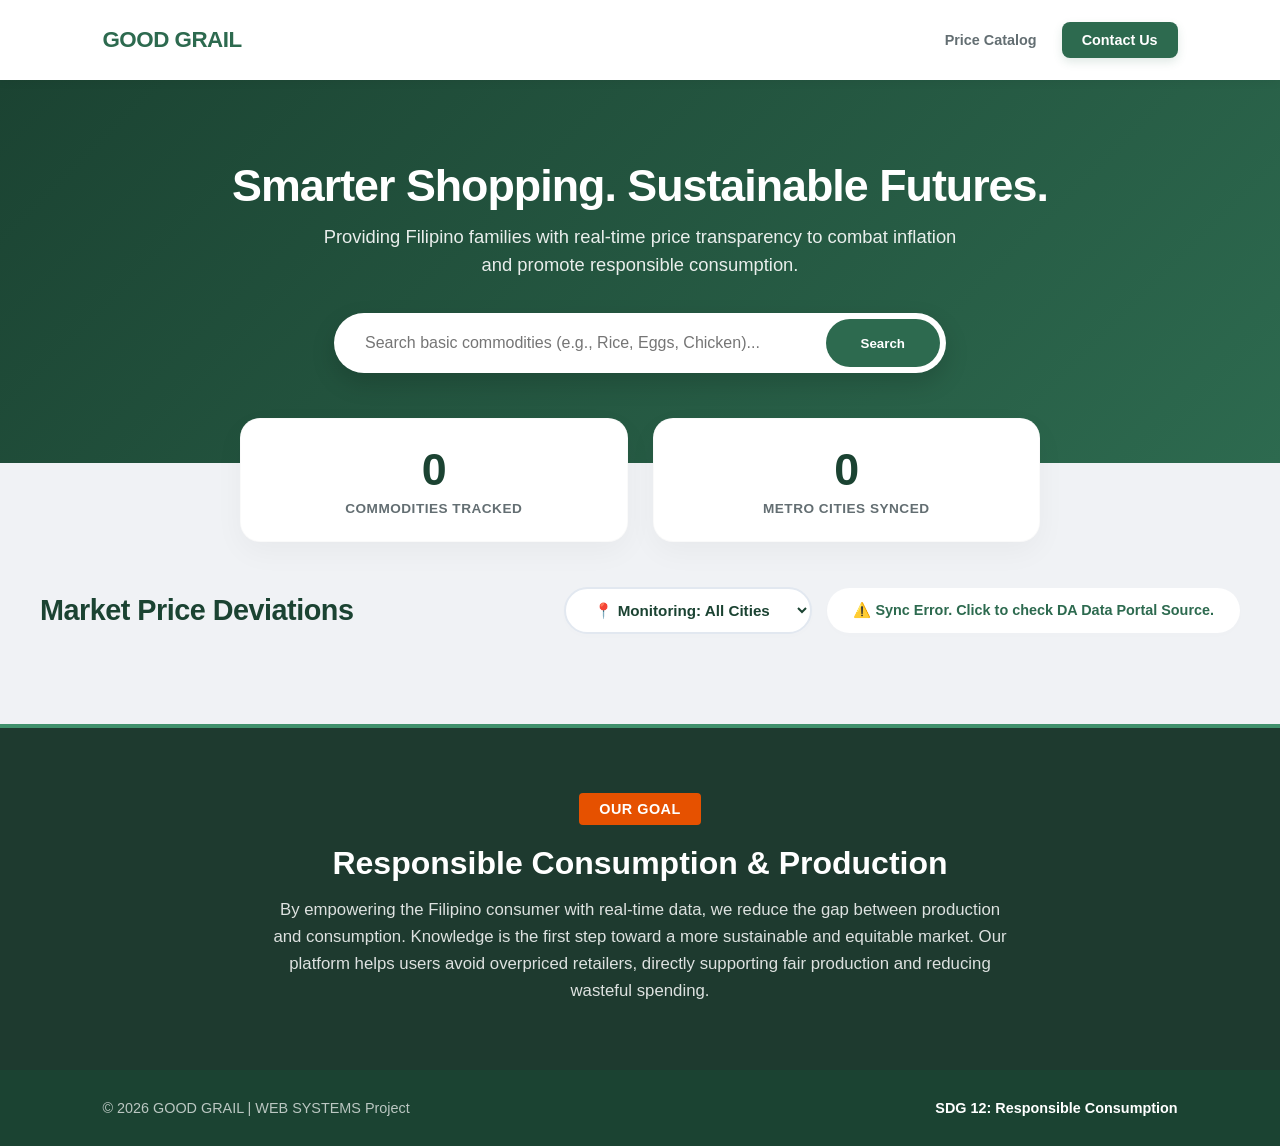
<file: index.html>
<!DOCTYPE html>
<html lang="en">
<head>
    <title>Good Grail</title>
    <link rel="stylesheet" href="header.css">
    <style>
        :root {
            --primary-green: #2d6a4f;
            --accent-navy: #1b4332;
            --bg-soft: #f0f2f5;
            --white: #ffffff;
            --text-dark: #2d3436;
            --text-muted: #636e72;
        }

        body {
            font-family: 'Inter', 'Segoe UI', sans-serif;
            margin: 0;
            background-color: var(--bg-soft);
            color: var(--text-dark);
        }

        .hero-section {
            background: linear-gradient(135deg, var(--accent-navy) 0%, var(--primary-green) 100%);
            color: var(--white);
            text-align: center;
            padding: 80px 20px 90px;
        }

        .hero-section h1 { 
            font-size: 2.8rem; 
            margin-bottom: 12px; 
            margin-top: 0;
            font-weight: 800; 
            letter-spacing: -1px;
        }
        
        .hero-section p { 
            font-size: 1.15rem; 
            opacity: 0.9; 
            max-width: 650px; 
            margin: 0 auto 35px; 
            line-height: 1.5;
        }

        .search-box {
            display: flex;
            max-width: 600px;
            margin: 0 auto;
            background: var(--white);
            padding: 6px;
            border-radius: 50px;
            box-shadow: 0 10px 25px rgba(0, 0, 0, 0.15); 
            transition: transform 0.2s;
        }

        .search-box:focus-within {
            transform: scale(1.01);
        }

        .search-box input {
            flex: 1;
            border: none;
            padding: 15px 25px;
            font-size: 1rem;
            border-radius: 50px;
            outline: none;
            color: var(--text-dark);
        }

        .search-box button {
            background: var(--primary-green);
            color: var(--white);
            border: none;
            padding: 0 35px;
            border-radius: 50px;
            cursor: pointer;
            font-weight: 700;
            transition: background-color 0.2s;
        }

        .search-box button:hover {
            background: #224f3b;
        }

        .metrics-grid {
            display: grid;
            grid-template-columns: repeat(2, 1fr);
            gap: 25px;
            max-width: 800px;
            margin: -45px auto 45px;
            padding: 0 20px;
        }

        .metric-card {
            background: var(--white);
            padding: 25px;
            border-radius: 20px;
            text-align: center;
            box-shadow: 0 10px 30px rgba(0,0,0,0.04);
            border: 1px solid rgba(0,0,0,0.02);
        }

        .metric-card h3 { 
            font-size: 2.8rem; 
            margin: 0; 
            color: var(--accent-navy); 
            font-weight: 800; 
            letter-spacing: -1px;
        }
        
        .metric-card p { 
            margin: 6px 0 0; 
            color: var(--text-muted); 
            font-size: 0.85rem; 
            text-transform: uppercase; 
            font-weight: 700; 
            letter-spacing: 0.5px;
        }

        .dashboard-container {
            max-width: 1200px;
            margin: 0 auto 60px;
            padding: 0 20px;
        }

        .dashboard-header {
            display: flex;
            justify-content: space-between;
            align-items: center;
            margin-bottom: 30px;
            flex-wrap: wrap;
            gap: 15px;
        }

        .dashboard-header h2 { 
            color: var(--accent-navy); 
            margin: 0; 
            font-weight: 800; 
            font-size: 1.8rem;
            letter-spacing: -0.5px;
        }
        
        .header-controls {
            display: flex;
            align-items: center;
            gap: 15px;
        }

        .city-selector {
            padding: 12px 24px;
            font-size: 0.95rem;
            font-weight: 600;
            color: var(--accent-navy);
            background-color: var(--white);
            border: 2px solid #e2e8f0;
            border-radius: 50px;
            outline: none;
            cursor: pointer;
            box-shadow: 0 2px 8px rgba(0,0,0,0.01);
            transition: all 0.2s;
        }

        .city-selector:focus {
            border-color: var(--primary-green);
            box-shadow: 0 0 0 3px rgba(45, 106, 79, 0.1);
        }

        .verification-link {
            color: var(--primary-green);
            text-decoration: none;
            font-size: 0.9rem;
            font-weight: 700;
            background: var(--white);
            padding: 12px 24px;
            border-radius: 50px;
            box-shadow: 0 2px 8px rgba(0,0,0,0.01);
            border: 2px solid transparent;
            transition: all 0.2s;
        }

        .verification-link:hover {
            border-color: var(--primary-green);
            background: #f4faf7;
        }

        .market-grid {
            display: grid;
            grid-template-columns: repeat(auto-fill, minmax(250px, 1fr));
            gap: 25px;
        }

        .market-card {
            background: var(--white);
            border-radius: 20px;
            padding: 25px;
            box-shadow: 0 4px 20px rgba(0,0,0,0.02);
            border-bottom: 5px solid transparent;
            cursor: pointer;
            transition: transform 0.25s cubic-bezier(0.1, 0.8, 0.2, 1), box-shadow 0.25s ease;
        }

        .market-card:hover { 
            transform: translateY(-6px);
            box-shadow: 0 15px 35px rgba(0,0,0,0.07);
        }
        
        .item-emoji { 
            font-size: 2.8rem; 
            margin-bottom: 15px; 
            background: #f8fafc;
            width: 65px;
            height: 65px;
            display: flex;
            align-items: center;
            justify-content: center;
            border-radius: 14px;
        }
        
        .item-name { 
            margin: 0 0 6px; 
            font-size: 1.2rem; 
            color: var(--accent-navy); 
            font-weight: 800; 
            line-height: 1.2;
        }
        
        .item-meta { 
            font-size: 0.85rem; 
            color: var(--text-muted); 
            margin-bottom: 20px; 
            font-weight: 500;
        }
        
        .price-row { 
            display: flex; 
            justify-content: space-between; 
            align-items: center; 
            gap: 10px;
        }
        
        .current-price { 
            font-size: 1.35rem; 
            font-weight: 800; 
            color: var(--text-dark); 
            letter-spacing: -0.5px;
        }
        
        .status-badge { 
            font-size: 0.75rem; 
            padding: 5px 10px; 
            border-radius: 8px; 
            font-weight: 700; 
            white-space: nowrap;
        }

        .sdg-section {
            background-color: #1e3a2f;
            color: var(--white);
            padding: 65px 8%;
            text-align: center;
            border-top: 4px solid #40916c;
        }

        .sdg-badge {
            background-color: #e65100;
            color: white;
            display: inline-block;
            padding: 8px 20px;
            font-weight: 800;
            font-size: 0.9rem;
            border-radius: 4px;
            margin-bottom: 20px;
            letter-spacing: 0.5px;
        }

        .sdg-content h2 { font-size: 2rem; margin: 0 0 15px 0; font-weight: 800; }
        .sdg-content p { max-width: 750px; margin: 0 auto; font-size: 1.05rem; opacity: 0.85; line-height: 1.6; }

        footer {
            background: var(--accent-navy);
            color: rgba(255,255,255,0.7);
            padding: 30px 8%;
            display: flex;
            justify-content: space-between;
            align-items: center;
            font-size: 0.9rem;
        }

        @media(max-width: 768px) {
            .metrics-grid { grid-template-columns: 1fr; margin-top: -30px; }
            .dashboard-header { flex-direction: column; align-items: flex-start; }
            .header-controls { width: 100%; flex-direction: column; align-items: flex-start; }
            .city-selector, .verification-link { width: 100%; text-align: center; }
            .hero-section h1 { font-size: 2rem; }
        }
    </style>
</head>
<body>

    <header>
        <a href="index.html" class="logo">GOOD GRAIL</a>
        <nav class="main-nav">
            <a href="pricecatalog.html">Price Catalog</a>
            <a href="contactpage.html" class="btn-contact">Contact Us</a>
        </nav>
    </header>

    <main>
        <section class="hero-section">
            <h1>Smarter Shopping. Sustainable Futures.</h1>
            <p>Providing Filipino families with real-time price transparency to combat inflation and promote responsible consumption.</p>
            <div class="search-box">
                <input type="text" id="home-search" placeholder="Search basic commodities (e.g., Rice, Eggs, Chicken)..." onkeydown="if(event.key === 'Enter') handleSearch()">
                <button onclick="handleSearch()">Search</button>
            </div>
        </section>

        <section class="metrics-grid">
            <div class="metric-card">
                <h3 id="stat-tracked">0</h3>
                <p>Commodities Tracked</p>
            </div>
            <div class="metric-card">
                <h3 id="stat-cities">0</h3>
                <p>Metro Cities Synced</p>
            </div>
        </section>

        <section class="dashboard-container">
            <div class="dashboard-header">
                <h2>Market Price Deviations</h2>
                
                <div class="header-controls">
                    <select id="home-city-select" class="city-selector" onchange="handleCityFilterChange()">
                        <option value="all">📍 Monitoring: All Cities</option>
                    </select>

                    <a href="https://www.da.gov.ph/price-monitoring/" target="_blank" class="verification-link" id="update-timestamp">
                        🔗 Loading Verified DA Prices...
                    </a>
                </div>
            </div>
            <div class="market-grid" id="market-items-render"></div>
        </section>

        <section class="sdg-section">
            <div class="sdg-badge">OUR GOAL</div>
            <div class="sdg-content">
                <h2>Responsible Consumption & Production</h2>
                <p>By empowering the Filipino consumer with real-time data, we reduce the gap between production and consumption. Knowledge is the first step toward a more sustainable and equitable market. Our platform helps users avoid overpriced retailers, directly supporting fair production and reducing wasteful spending.</p>
            </div>
        </section>
    </main>

    <footer>
        <div>© 2026 GOOD GRAIL | WEB SYSTEMS Project</div>
        <div style="font-weight: bold; color: white;">SDG 12: Responsible Consumption</div>
    </footer>

<script>
    const SHEETY_API_URL = "https://api.sheety.co/714f9aedd46168f80737977f95b48854/goodGrailData/products";
    let productsRegistry = [];

    async function updateGoodGrailPrices() {
        const timestampEl = document.getElementById('update-timestamp');
        try {
            const response = await fetch(SHEETY_API_URL);
            const data = await response.json();
            productsRegistry = data.products;

            if(document.getElementById('stat-tracked')) {
                const uniqueProductNames = [...new Set(productsRegistry.map(p => p.name).filter(Boolean))].length;
                document.getElementById('stat-tracked').innerText = uniqueProductNames;
            }
            if(document.getElementById('stat-cities')) {
                const uniqueCities = [...new Set(productsRegistry.map(p => p.city).filter(Boolean))].length;
                document.getElementById('stat-cities').innerText = uniqueCities;
            }

            populateCityDropdown();
            renderMarketDashboard();
            
            if(timestampEl) {
                timestampEl.innerHTML = `🔗 Verified via DA Price Monitoring (${new Date().toLocaleTimeString()})`;
            }
        } catch (error) {
            console.error("API Error:", error);
            if(timestampEl) timestampEl.innerText = "⚠️ Sync Error. Click to check DA Data Portal Source.";
        }
    }

    function populateCityDropdown() {
        const selectDrop = document.getElementById('home-city-select');
        if (!selectDrop) return;
        
        const uniqueCities = [...new Set(productsRegistry.map(p => p.city).filter(Boolean))];

        selectDrop.innerHTML = '<option value="all">📍 Monitoring: All Cities</option>';
        
        uniqueCities.forEach(cityName => {
            const opt = document.createElement('option');
            opt.value = cityName.toLowerCase();
            opt.textContent = `📍 Localized: ${cityName}`;
            selectDrop.appendChild(opt);
        });
    }

    function handleCityFilterChange() {
        renderMarketDashboard();
    }

    function renderMarketDashboard() {
        const grid = document.getElementById('market-items-render');
        const selectedCityFilter = document.getElementById('home-city-select').value;
        if(!grid) return;
        grid.innerHTML = "";

        const recordsToDisplay = productsRegistry.filter(item => {
            if (selectedCityFilter === "all") return true;
            return (item.city || '').toLowerCase() === selectedCityFilter;
        });

        if (recordsToDisplay.length === 0) {
            grid.innerHTML = `<div style="grid-column: 1/-1; text-align: center; color: var(--text-muted); padding: 40px;">No listed dynamic products tracked for this city selection.</div>`;
            return;
        }

        recordsToDisplay.forEach(item => {
            const priceNum = parseFloat(item.price) || 0;
            const devNum = parseFloat(item.dev) || 0;
            const percentage = (devNum * 100).toFixed(1);

          
            let badgeText = devNum === 0 ? "🟢 At Base Average" : (devNum < 0 ? `🔽 ${Math.abs(percentage)}% Below` : `⚠️ ${percentage}% Above`);
            let badgeStyle = devNum === 0 ? `color: #2e7d32; background: #e8f5e9;` : (devNum < 0 ? `color: #1b5e20; background: #c8e6c9;` : `color: #e65100; background: #ffe0b2;`);
            let cardBorder = devNum === 0 ? `#bdc3c7` : (devNum < 0 ? `#27ae60` : `#e67e22`);

          
            grid.innerHTML += `
                <div class="market-card" style="border-bottom-color: ${cardBorder}" onclick="navigateToProduct(\`${item.id || ''}\`)">
                    <div class="item-emoji">${item.img || '🌾'}</div>
                    <h4 class="item-name">${item.name || 'Unknown Item'}</h4>
                    <div class="item-meta">SM Supermarket, SM ${item.city || 'Metro Manila'}</div>
                    <div class="price-row">
                        <span class="current-price">₱${priceNum.toFixed(2)}<span style="font-size:0.85rem; color:#636e72; font-weight:500;">/${item.unit || 'kg'}</span></span>
                        <span class="status-badge" style="${badgeStyle}">${badgeText}</span>
                    </div>
                </div>
            `;
        });
    }

    function navigateToProduct(id) {
        const prod = productsRegistry.find(p => String(p.id) === String(id));
        if (!prod) return;
    
        window.location.href = `productpage.html?id=${prod.id}&name=${encodeURIComponent(prod.name)}&price=${prod.price}&unit=${encodeURIComponent(prod.unit || 'kg')}&city=${encodeURIComponent(prod.city)}&img=${encodeURIComponent(prod.img)}`;
    }

    function handleSearch() {
        const query = document.getElementById('home-search').value.trim();
        window.location.href = `pricecatalog.html?search=${encodeURIComponent(query)}`;
    }

    window.onload = updateGoodGrailPrices;
</script>
</body>
</html>
</file>
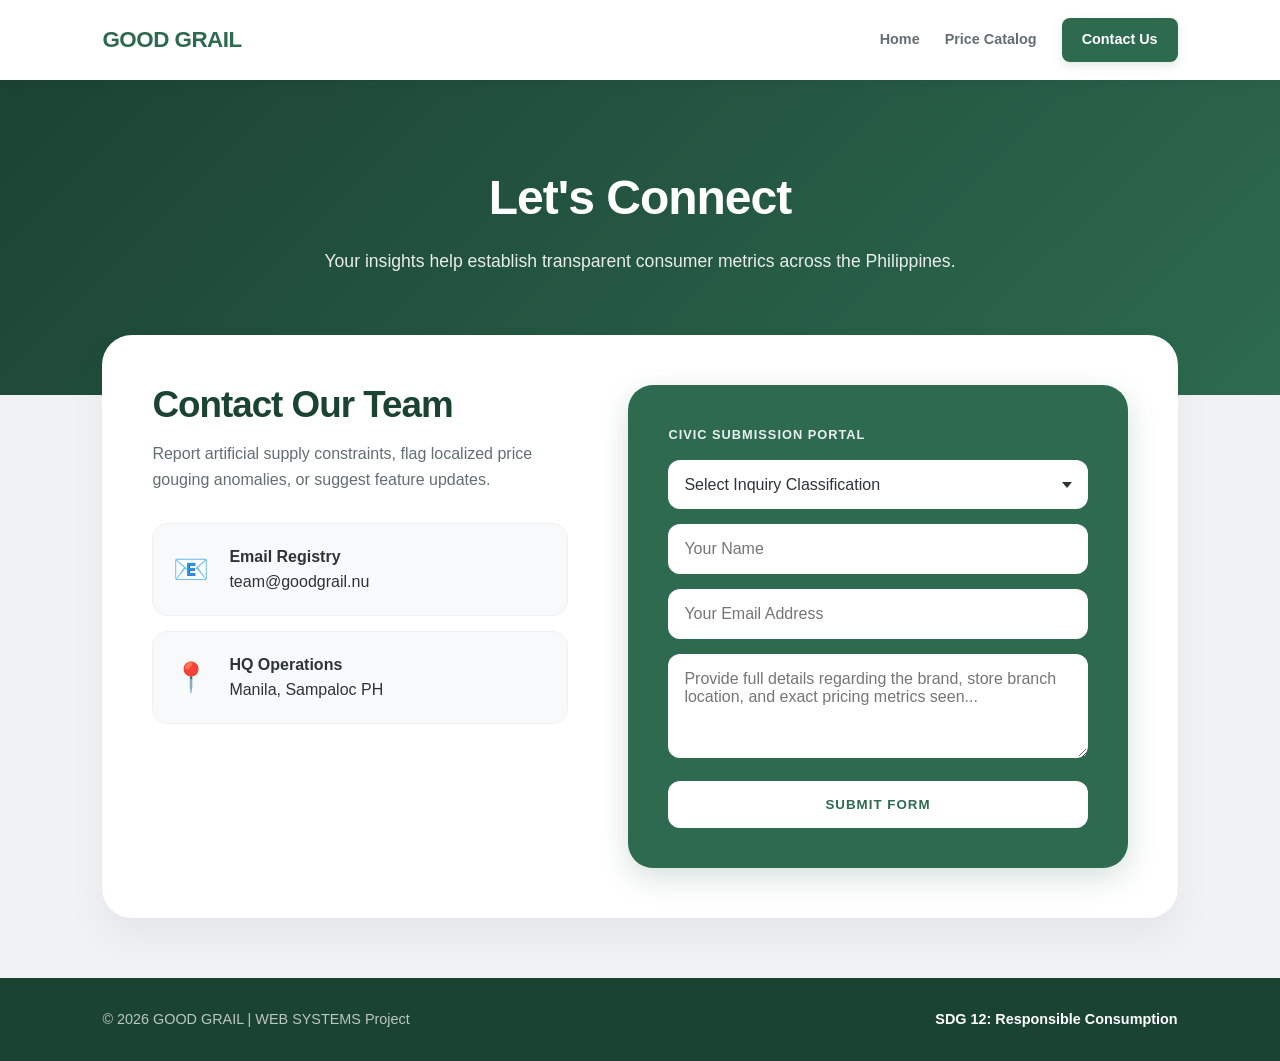
<file: contactpage.html>
<!DOCTYPE html>
<html lang="en">
<head>
    <title>Good Grail | Contact Us</title>
    <link rel="stylesheet" href="header.css">
    <style>
        :root {
            --primary-green: #2d6a4f;
            --accent-green: #40916c;
            --accent-navy: #1b4332;
            --bg-soft: #f0f2f5;
            --white: #ffffff;
            --text-dark: #2d3436;
            --text-muted: #636e72;
        }

        *, *::before, *::after {
            box-sizing: border-box;
        }

        body { 
            font-family: 'Inter', 'Segoe UI', sans-serif; 
            margin: 0; 
            background-color: var(--bg-soft); 
            color: var(--text-dark); 
            line-height: 1.6;
            display: flex;
            flex-direction: column;
            min-height: 100vh;
        }

        .hero { 
            background: linear-gradient(135deg, var(--accent-navy) 0%, var(--primary-green) 100%); 
            padding: 80px 8% 120px; 
            text-align: center; 
            color: var(--white); 
        }

        .hero h1 { 
            font-size: 3rem; 
            margin: 0; 
            font-weight: 800;
            letter-spacing: -1px;
        }

        .hero p {
            font-size: 1.1rem;
            opacity: 0.9;
            margin: 10px 0 0 0;
        }
        
        .dashboard-container {
            padding: 0 8% 60px; 
            margin-top: -60px; 
            flex: 1;
            display: flex; 
            justify-content: center; 
        }

        .contact-card { 
            background: var(--white); 
            padding: 50px; 
            border-radius: 30px; 
            box-shadow: 0 20px 40px rgba(0,0,0,0.05); 
            display: grid; 
            grid-template-columns: 1fr 1.2fr; 
            gap: 60px; 
            max-width: 1100px; 
            width: 100%; 
        }

        .contact-info h2 { 
            font-size: 2.3rem; 
            color: var(--accent-navy); 
            letter-spacing: -1px; 
            margin: 0 0 10px 0;
            line-height: 1.1;
            font-weight: 800;
        }

        .info-item { 
            display: flex; 
            align-items: center; 
            gap: 20px; 
            padding: 20px; 
            background: #f8f9fa; 
            border-radius: 15px; 
            margin-bottom: 15px;
            transition: transform 0.2s ease;
            border: 1px solid #eef2f5;
        }

        .info-item:hover {
            transform: translateX(5px);
        }

        .info-item span { 
            font-size: 1.8rem; 
        }

        .feedback-form { 
            background: var(--primary-green); 
            color: var(--white); 
            padding: 40px; 
            border-radius: 25px; 
            box-shadow: 0 10px 30px rgba(45, 106, 79, 0.2);
        }

        .feedback-form select,
        .feedback-form input, 
        .feedback-form textarea { 
            width: 100%; 
            padding: 15px; 
            margin-bottom: 15px; 
            border: 1px solid transparent; 
            border-radius: 12px; 
            font-family: inherit; 
            font-size: 1rem; 
            outline: none;
            background-color: var(--white);
            color: var(--text-dark);
        }

        .feedback-form select {
            cursor: pointer;
            appearance: none;
            background-image: url("data:image/svg+xml;utf8,<svg xmlns='http://www.w3.org/2000/svg' width='10' height='6' fill='%232d3436'><path d='M0 0l5 6 5-6z'/></svg>");
            background-repeat: no-repeat;
            background-position: right 15px center;
        }

        .feedback-form input:focus, 
        .feedback-form textarea:focus,
        .feedback-form select:focus {
            border-color: var(--accent-navy);
            box-shadow: 0 0 0 4px rgba(27, 67, 50, 0.2);
        }

        .btn-submit { 
            background: var(--white); 
            color: var(--primary-green); 
            width: 100%; 
            padding: 16px; 
            border: none; 
            border-radius: 12px; 
            cursor: pointer; 
            font-weight: 800; 
            transition: all 0.3s;
            text-transform: uppercase;
            letter-spacing: 1px;
        }

        .btn-submit:hover { 
            transform: scale(1.01); 
            box-shadow: 0 5px 15px rgba(0,0,0,0.15); 
            background-color: #f8f9fa;
        }

        .btn-submit:disabled {
            background-color: #b2bec3;
            color: #636e72;
            cursor: not-allowed;
            transform: none;
            box-shadow: none;
        }

        footer { 
            background: var(--accent-navy); 
            color: rgba(255,255,255,0.7); 
            padding: 30px 8%; 
            display: flex; 
            justify-content: space-between; 
            font-size: 0.9rem;
            align-items: center;
        }
        
        @media (max-width: 900px) {
            .contact-card { grid-template-columns: 1fr; gap: 40px; padding: 30px; }
            .hero h1 { font-size: 2.2rem; }
            footer { flex-direction: column; gap: 15px; text-align: center; }
        }
    </style>
</head>
<body>

    <header>
        <a href="index.html" class="logo">GOOD GRAIL</a>
        <nav class="main-nav">
            <a href="index.html">Home</a>
            <a href="pricecatalog.html">Price Catalog</a>
            <a href="contactpage.html" class="btn-contact">Contact Us</a>
        </nav>
    </header>

    <section class="hero">
        <h1>Let's Connect</h1>
        <p>Your insights help establish transparent consumer metrics across the Philippines.</p>
    </section>

    <main class="dashboard-container">
        <div class="contact-card">
            <section class="contact-info">
                <h2>Contact Our Team</h2>
                <p style="color: var(--text-muted); margin-bottom: 30px;">Report artificial supply constraints, flag localized price gouging anomalies, or suggest feature updates.</p>
                <div class="info-item">
                    <span>📧</span>
                    <div><b>Email Registry</b><br>team@goodgrail.nu</div>
                </div>
                <div class="info-item">
                    <span>📍</span>
                    <div><b>HQ Operations</b><br>Manila, Sampaloc PH</div>
                </div>
            </section>

            <section class="feedback-form">
                <h3 style="margin-top: 0; text-transform: uppercase; font-size: 0.8rem; letter-spacing: 1px; opacity: 0.9; margin-bottom: 15px;">Civic Submission Portal</h3>
                <form id="contactForm" onsubmit="processFormSubmission(event)">
                    <select id="form-type" required>
                        <option value="" disabled selected>Select Inquiry Classification</option>
                        <option value="gouging">Report Local Price Gouging / Discrepancy</option>
                        <option value="feature">Suggest Platform Feature / UI Update</option>
                        <option value="general">General Team Inquiry</option>
                    </select>
                    <input type="text" id="form-name" placeholder="Your Name" required>
                    <input type="email" id="form-email" placeholder="Your Email Address" required>
                    <textarea id="form-message" placeholder="Provide full details regarding the brand, store branch location, and exact pricing metrics seen..." rows="4" required></textarea>
                    <button type="submit" id="submit-btn" class="btn-submit">Submit Form</button>
                </form>
            </section>
        </div>
    </main>

    <footer>
        <div>© 2026 GOOD GRAIL | WEB SYSTEMS Project</div>
        <div style="font-weight: bold; color: white;">SDG 12: Responsible Consumption</div>
    </footer>

    <script>
        const SHEETY_MESSAGES_URL = "https://api.sheety.co/714f9aedd46168f80737977f95b48854/goodGrailData/messages";

        async function processFormSubmission(e) {
            e.preventDefault();
            
            const submitBtn = document.getElementById('submit-btn');
            const type = document.getElementById('form-type').value;
            const name = document.getElementById('form-name').value;
            const email = document.getElementById('form-email').value;
            const message = document.getElementById('form-message').value;

            submitBtn.disabled = true;
            submitBtn.innerText = "Sending...";

            const payload = {
                message: {
                    type: type,
                    name: name,
                    email: email,
                    message: message
                }
            };

            try {
                const response = await fetch(SHEETY_MESSAGES_URL, {
                    method: 'POST',
                    headers: {
                        'Content-Type': 'application/json'
                    },
                    body: JSON.stringify(payload)
                });

                if (response.ok) {
                    let feedbackAlert = `Thank you, ${name}! `;
                    if (type === 'gouging') {
                        feedbackAlert += 'Your price gouging report has been compiled into our analytics engine. We will review the branch data promptly.';
                    } else {
                        feedbackAlert += 'Your message has been received. Our engineering team will review your comments.';
                    }
                    alert(feedbackAlert);
                    document.getElementById('contactForm').reset();
                } else {
                    alert("Submission failed. Please check if your sheet configuration supports POST operations.");
                }
            } catch (error) {
                console.error("Submission Error:", error);
                alert("Network error. Unable to connect to submission registry.");
            } finally {
                submitBtn.disabled = false;
                submitBtn.innerText = "Submit Form";
            }
        }
    </script>
</body>
</html>
</file>
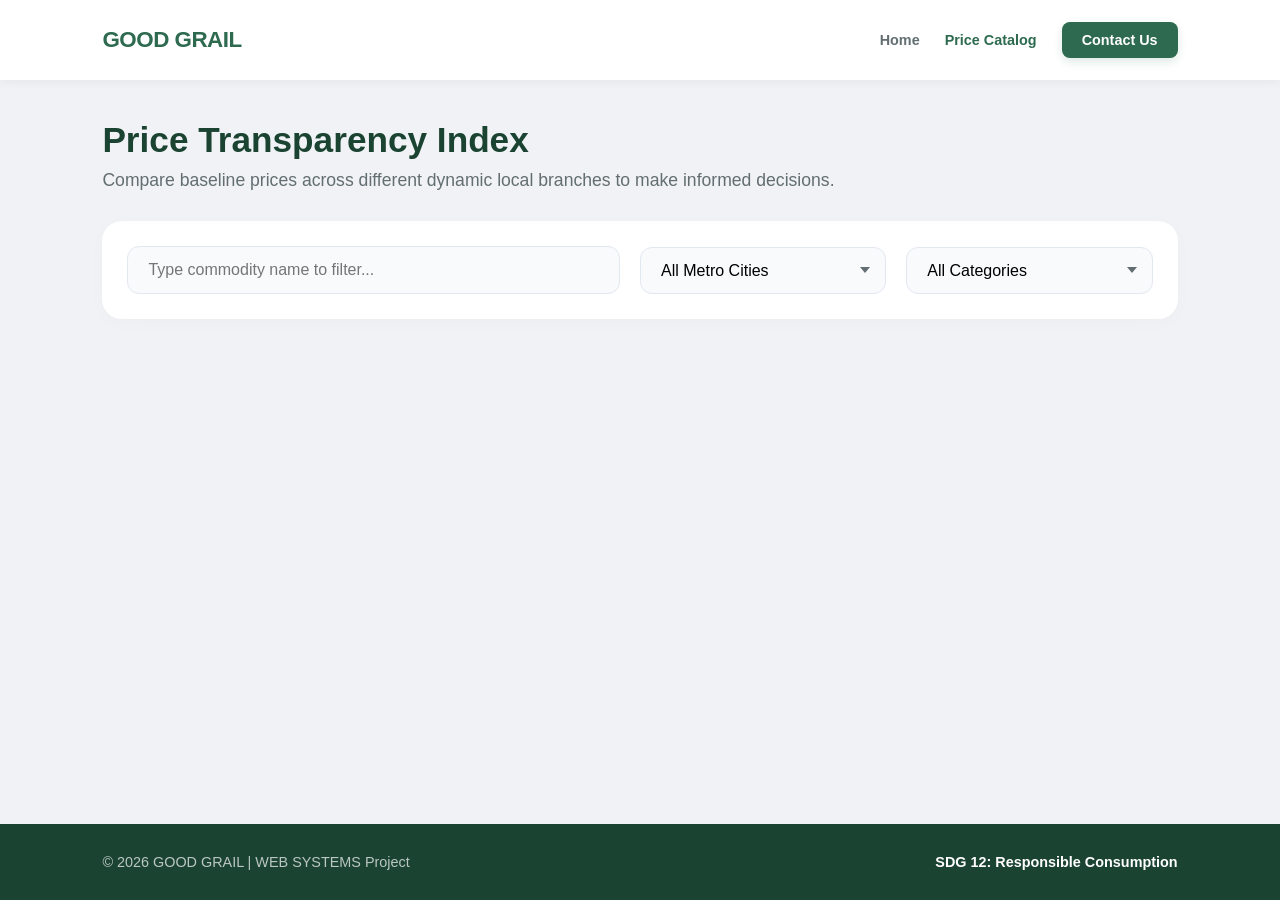
<file: pricecatalog.html>
<!DOCTYPE html>
<html lang="en">
<head>
    <title>Good Grail | Price Catalog</title>
    <link rel="stylesheet" href="header.css">
    <style>
        :root {
            --primary-green: #2d6a4f;
            --accent-navy: #1b4332;
            --bg-soft: #f0f2f5;
            --white: #ffffff;
            --text-dark: #2d3436;
            --text-muted: #636e72;
        }

        *, *::before, *::after {
            box-sizing: border-box;
        }

        body {
            font-family: 'Inter', 'Segoe UI', sans-serif;
            margin: 0;
            background-color: var(--bg-soft);
            color: var(--text-dark);
            display: flex;
            flex-direction: column;
            min-height: 100vh;
        }

        .catalog-container {
            flex: 1;
            padding: 40px 8%;
        }

        .catalog-title {
            font-size: 2.2rem;
            color: var(--accent-navy);
            font-weight: 800;
            margin: 0 0 10px 0;
        }

        .catalog-subtitle {
            color: var(--text-muted);
            margin: 0 0 30px 0;
            font-size: 1.1rem;
        }

        .filter-section {
            background: var(--white);
            padding: 25px;
            border-radius: 20px;
            box-shadow: 0 4px 20px rgba(0,0,0,0.02);
            display: grid;
            grid-template-columns: 2fr 1fr 1fr;
            gap: 20px;
            margin-bottom: 40px;
            align-items: center;
        }

        .search-wrapper input, .filter-wrapper select {
            width: 100%;
            padding: 14px 20px;
            border: 1px solid #e2e8f0;
            border-radius: 12px;
            font-size: 1rem;
            font-family: inherit;
            outline: none;
            background-color: #f8fafc;
            transition: all 0.2s;
        }

        .search-wrapper input:focus, .filter-wrapper select:focus {
            border-color: var(--primary-green);
            background-color: var(--white);
            box-shadow: 0 0 0 3px rgba(45, 106, 79, 0.1);
        }

        .filter-wrapper select {
            appearance: none;
            background-image: url("data:image/svg+xml;utf8,<svg xmlns='http://www.w3.org/2000/svg' width='10' height='6' fill='%23636e72'><path d='M0 0l5 6 5-6z'/></svg>");
            background-repeat: no-repeat;
            background-position: right 15px center;
            padding-right: 40px;
            cursor: pointer;
        }

        .catalog-grid {
            display: grid;
            grid-template-columns: repeat(auto-fill, minmax(300px, 1fr));
            gap: 30px;
        }

        .product-card {
            background: var(--white);
            border-radius: 20px;
            padding: 30px;
            box-shadow: 0 10px 25px rgba(0,0,0,0.02);
            display: flex;
            align-items: center;
            gap: 25px;
            cursor: pointer;
            transition: transform 0.2s, box-shadow 0.2s;
            border: 1px solid transparent;
        }

        .product-card:hover {
            transform: translateY(-3px);
            box-shadow: 0 12px 30px rgba(0,0,0,0.06);
            border-color: rgba(45, 106, 79, 0.1);
        }

        .product-icon {
            font-size: 3rem;
            background: #f1f5f9;
            width: 80px;
            height: 80px;
            display: flex;
            align-items: center;
            justify-content: center;
            border-radius: 16px;
            flex-shrink: 0;
        }

        .product-details {
            flex-grow: 1;
        }

        .product-details h3 {
            margin: 0 0 5px 0;
            font-size: 1.25rem;
            color: var(--accent-navy);
            font-weight: 800;
        }

        .product-price {
            font-size: 1.4rem;
            font-weight: 800;
            color: var(--primary-green);
            margin: 5px 0;
        }

        .product-location {
            font-size: 0.9rem;
            color: var(--text-muted);
            font-weight: 500;
        }

        footer {
            background: var(--accent-navy);
            color: rgba(255,255,255,0.7);
            padding: 30px 8%;
            display: flex;
            justify-content: space-between;
            align-items: center;
            font-size: 0.9rem;
        }

        @media(max-width: 900px) {
            .filter-section { grid-template-columns: 1fr; gap: 15px; }
            footer { flex-direction: column; gap: 15px; text-align: center; }
        }
    </style>
</head>
<body>

    <header>
        <a href="index.html" class="logo">GOOD GRAIL</a>
        <nav class="main-nav">
            <a href="index.html">Home</a>
            <a href="pricecatalog.html" style="color: var(--primary-green);">Price Catalog</a>
            <a href="contactpage.html" class="btn-contact">Contact Us</a>
        </nav>
    </header>

    <main class="catalog-container">
        <h1 class="catalog-title">Price Transparency Index</h1>
        <p class="catalog-subtitle">Compare baseline prices across different dynamic local branches to make informed decisions.</p>

        <section class="filter-section">
            <div class="search-wrapper">
                <input type="text" id="catalog-search" placeholder="Type commodity name to filter..." oninput="filterProducts()">
            </div>
            <div class="filter-wrapper">
                <select id="filter-city" onchange="filterProducts()">
                    <option value="">All Metro Cities</option>
                    <option value="Manila">Manila</option>
                    <option value="Quezon">Quezon City</option>
                    <option value="Pasig">Pasig City</option>
                </select>
            </div>
            <div class="filter-wrapper">
                <select id="filter-category" onchange="filterProducts()">
                    <option value="">All Categories</option>
                    <option value="rice">Rice & Grains</option>
                    <option value="eggs">Poultry & Eggs</option>
                    <option value="meat">Fresh Meat</option>
                    <option value="oil">Oils & Condiments</option>
                    <option value="vegetables">Produce & Vegetables</option>
                    <option value="essentials">Baking & Sweets</option>
                </select>
            </div>
        </section>

        <section class="catalog-grid" id="catalog-grid-render"></section>
    </main>

    <footer>
        <div>© 2026 GOOD GRAIL | WEB SYSTEMS Project</div>
        <div style="font-weight: bold; color: white;">SDG 12: Responsible Consumption</div>
    </footer>

<script>
    const SHEETY_API_URL = "https://api.sheety.co/714f9aedd46168f80737977f95b48854/goodGrailData/products";
    let productsRegistry = [];

    async function loadCatalogDatabase() {
        try {
            const response = await fetch(SHEETY_API_URL);
            const data = await response.json();
            productsRegistry = data.products;
            buildCatalog();
        } catch (error) {
            console.error("Catalog Sync Failed:", error);
        }
    }

    function buildCatalog() {
        const container = document.getElementById('catalog-grid-render');
        if(!container) return;
        container.innerHTML = "";

        productsRegistry.forEach(prod => {
           
            container.innerHTML += `
                <div class="product-card" data-name="${prod.name || ''}" data-city="${prod.city || ''}" data-category="${prod.category || ''}" onclick="navigateToProduct(\`${prod.id || ''}\`)">
                    <div class="product-icon">${prod.img || '🌾'}</div>
                    <div class="product-details">
                        <h3>${prod.name || 'Unknown Item'}</h3>
                        <div class="product-location">📍 SM ${prod.city || 'Manila'}</div>
                        <div class="product-price">₱${prod.price || 0}<span style="font-size:0.9rem; color:var(--text-muted); font-weight:500;">/${prod.unit || 'kg'}</span></div>
                    </div>
                </div>
            `;
        });

        const params = new URLSearchParams(window.location.search);
        const searchParam = params.get('search');
        if (searchParam) {
            document.getElementById('catalog-search').value = searchParam;
            filterProducts();
        }
    }

    function filterProducts() {
        const query = document.getElementById('catalog-search').value.toLowerCase().trim();
        const city = document.getElementById('filter-city').value.toLowerCase();
        const cat = document.getElementById('filter-category').value.toLowerCase();
        const cards = document.querySelectorAll('.product-card');

        cards.forEach(card => {
            const name = (card.getAttribute('data-name') || '').toLowerCase();
            const cardCity = (card.getAttribute('data-city') || '').toLowerCase();
            const cardCat = (card.getAttribute('data-category') || '').toLowerCase();

            const matchesSearch = name.includes(query);
            const matchesCity = city === "" || cardCity.includes(city);
            const matchesCategory = cat === "" || cardCat === cat;

            card.style.display = (matchesSearch && matchesCity && matchesCategory) ? "flex" : "none";
        });
    }

    function navigateToProduct(id) {
        const prod = productsRegistry.find(p => String(p.id) === String(id));
        if (!prod) return;
        
        window.location.href = `productpage.html?id=${prod.id}&name=${encodeURIComponent(prod.name)}&price=${prod.price}&unit=${encodeURIComponent(prod.unit || 'kg')}&city=${encodeURIComponent(prod.city)}&img=${encodeURIComponent(prod.img)}`;
    }

    window.onload = loadCatalogDatabase;
</script>
</body>
</html>
</file>
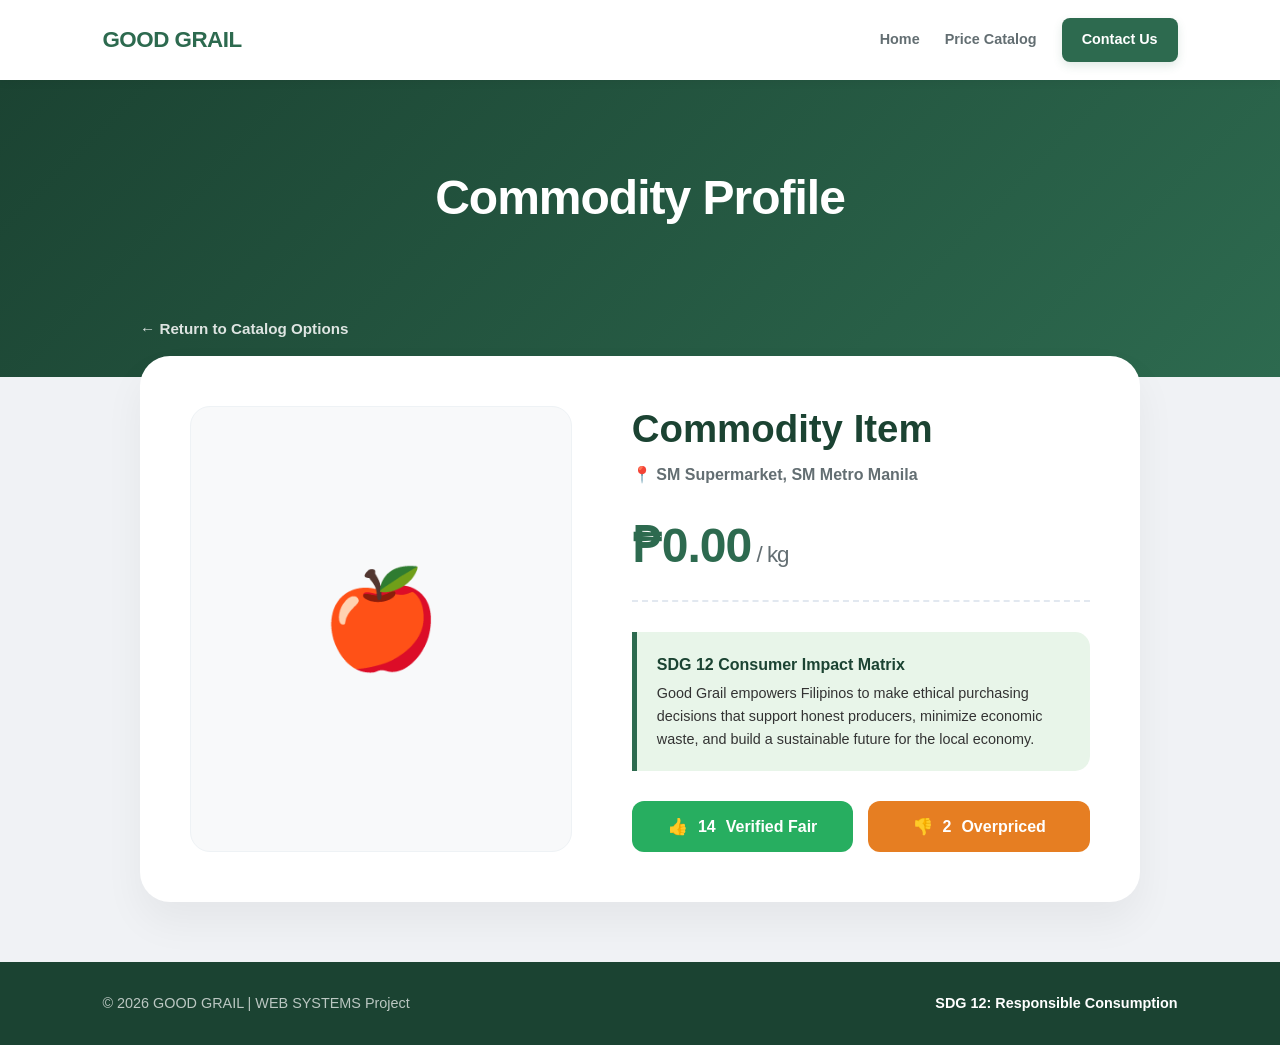
<file: productpage.html>
<!DOCTYPE html>
<html lang="en">
<head>
    <title>Good Grail | Product Details</title>
    <link rel="stylesheet" href="header.css">
    <style>
        :root {
            --primary-green: #2d6a4f;
            --accent-green: #40916c;
            --accent-navy: #1b4332;
            --bg-soft: #f0f2f5;
            --white: #ffffff;
            --text-dark: #2d3436;
            --text-muted: #636e72;
        }

        *, *::before, *::after {
            box-sizing: border-box;
        }

        body { 
            font-family: 'Inter', 'Segoe UI', sans-serif; 
            margin: 0; 
            background-color: var(--bg-soft); 
            color: var(--text-dark); 
            line-height: 1.6;
            display: flex;
            flex-direction: column;
            min-height: 100vh;
        }

        .hero { 
            background: linear-gradient(135deg, var(--accent-navy) 0%, var(--primary-green) 100%); 
            padding: 80px 8% 140px; 
            text-align: center; 
            color: var(--white); 
        }

        .hero h1 { 
            font-size: 3rem; 
            margin: 0; 
            font-weight: 800;
            letter-spacing: -1px;
        }

        .dashboard-container {
            padding: 0 8% 60px;
            margin-top: -60px;
            flex: 1;
            display: flex;
            flex-direction: column; 
            align-items: center;
        }

        .back-navigation {
            max-width: 1000px;
            width: 100%;
            margin-bottom: 15px;
            display: flex;
            justify-content: flex-start;
        }

        .btn-back-link {
            color: var(--white);
            text-decoration: none;
            font-size: 0.95rem;
            font-weight: 600;
            opacity: 0.85;
            transition: opacity 0.2s, transform 0.2s;
            display: flex;
            align-items: center;
            gap: 6px;
            cursor: pointer;
        }

        .btn-back-link:hover {
            opacity: 1;
            transform: translateX(-2px);
        }

        .product-card {
            background: var(--white);
            padding: 50px;
            border-radius: 30px;
            box-shadow: 0 20px 40px rgba(0,0,0,0.05);
            display: grid;
            grid-template-columns: 1fr 1.2fr;
            gap: 60px;
            max-width: 1000px;
            width: 100%;
        }

        .product-visual {
            display: flex;
            flex-direction: column;
            align-items: center;
            justify-content: center;
            background: #f8f9fa;
            border-radius: 20px;
            padding: 40px;
            border: 1px solid #eef2f5;
        }

        .product-emoji {
            font-size: 6rem;
            margin-bottom: 20px;
            animation: float 3s ease-in-out infinite;
        }

        @keyframes float {
            0%, 100% { transform: translateY(0); }
            50% { transform: translateY(-10px); }
        }

        .product-info h2 {
            font-size: 2.4rem;
            color: var(--accent-navy);
            margin: 0 0 10px 0;
            font-weight: 800;
            line-height: 1.2;
        }

        .location-badge {
            display: inline-block;
            font-weight: 600;
            color: var(--text-muted);
            margin-bottom: 20px;
            font-size: 1rem;
        }

        .price-display {
            font-size: 3rem;
            font-weight: 900;
            color: var(--primary-green);
            margin-bottom: 30px;
            border-bottom: 2px dashed #e2e8f0;
            padding-bottom: 15px;
            letter-spacing: -1px;
        }

        .sdg-box {
            background-color: #e8f5e9;
            border-left: 5px solid var(--primary-green);
            padding: 20px;
            border-radius: 0 15px 15px 0;
            margin-bottom: 30px;
        }

        .sdg-box h4 {
            margin: 0 0 5px 0;
            color: var(--accent-navy);
            font-size: 1rem;
            font-weight: 700;
        }

        .sdg-box p {
            margin: 0;
            font-size: 0.9rem;
            color: #333;
        }

        .voting-section {
            display: flex;
            gap: 15px;
        }

        .vote-btn {
            flex: 1;
            padding: 16px;
            border: none;
            border-radius: 12px;
            font-size: 1rem;
            font-weight: 700;
            cursor: pointer;
            transition: all 0.2s;
            display: flex;
            align-items: center;
            justify-content: center;
            gap: 10px;
        }

        .btn-upvote {
            background-color: #27ae60;
            color: var(--white);
        }

        .btn-upvote:hover { background-color: #219653; transform: translateY(-2px); }

        .btn-downvote {
            background-color: #e67e22;
            color: var(--white);
        }

        .btn-downvote:hover { background-color: #d35400; transform: translateY(-2px); }

        .vote-btn:disabled {
            background-color: #b2bec3;
            cursor: not-allowed;
            transform: none;
        }

        footer {
            background: var(--accent-navy);
            color: rgba(255,255,255,0.7);
            padding: 30px 8%;
            display: flex;
            justify-content: space-between;
            align-items: center;
            font-size: 0.9rem;
        }

        @media (max-width: 850px) {
            .product-card { grid-template-columns: 1fr; gap: 30px; padding: 30px; }
            .hero h1 { font-size: 2.2rem; }
            footer { flex-direction: column; gap: 15px; text-align: center; }
            .back-navigation { justify-content: center; margin-bottom: 5px; }
        }
    </style>
</head>
<body>

    <header>
        <a href="index.html" class="logo">GOOD GRAIL</a>
        <nav class="main-nav">
            <a href="index.html">Home</a>
            <a href="pricecatalog.html">Price Catalog</a>
            <a href="contactpage.html" class="btn-contact">Contact Us</a>
        </nav>
    </header>

    <section class="hero">
        <h1>Commodity Profile</h1>
    </section>

    <main class="dashboard-container">
        <div class="back-navigation">
            <a href="pricecatalog.html" class="btn-back-link" onclick="if(document.referrer && window.history.length > 1) { event.preventDefault(); history.back(); }">
                ← Return to Catalog Options
            </a>
        </div>

        <div class="product-card">
            <section class="product-visual">
                <div class="product-emoji" id="prod-emoji">🔍</div>
            </section>

            <section class="product-info">
                <h2 id="prod-name">Loading Profile...</h2>
                <div class="location-badge" id="prod-location">📍 Syncing variables...</div>
                <div class="price-display" id="prod-price">₱0.00</div>
                
                <div class="sdg-box">
                    <h4>SDG 12 Consumer Impact Matrix</h4>
                    <p>Good Grail empowers Filipinos to make ethical purchasing decisions that support honest producers, minimize economic waste, and build a sustainable future for the local economy.</p>
                </div>

                <div class="voting-section">
                    <button class="vote-btn btn-upvote" id="upvote-btn" onclick="registerVote(true)">
                        👍 <span id="up-count">0</span> Verified Fair
                    </button>
                    <button class="vote-btn btn-downvote" id="downvote-btn" onclick="registerVote(false)">
                        👎 <span id="down-count">0</span> Overpriced
                    </button>
                </div>
            </section>
        </div>
    </main>

    <footer>
        <div>© 2026 GOOD GRAIL | WEB SYSTEMS Project</div>
        <div style="font-weight: bold; color: white;">SDG 12: Responsible Consumption</div>
    </footer>

    <script>
        let currentProductId = "";
        let baseUpvotes = 0;
        let baseDownvotes = 0;

        window.onload = function() {
            const urlParams = new URLSearchParams(window.location.search);
            currentProductId = urlParams.get('id') || "generic";
            
            const name = urlParams.get('name') || "Commodity Item";
            const price = parseFloat(urlParams.get('price')) || 0;
            const city = urlParams.get('city') || "Metro Manila";
            const img = urlParams.get('img') || "🍎";
            
            baseUpvotes = parseInt(urlParams.get('upvotes') || "14");
            baseDownvotes = parseInt(urlParams.get('downvotes') || "2");

            let unit = urlParams.get('unit');
            if (!unit) {
                unit = "kg";
                if (name.toLowerCase().includes("eggs")) unit = "dozen";
                if (name.toLowerCase().includes("oil")) unit = "bottle";
            }

            document.getElementById('prod-name').innerText = name;
            document.getElementById('prod-price').innerHTML = `₱${price.toFixed(2)}<span style="font-size: 1.4rem; color: var(--text-muted); font-weight: 500;"> / ${unit}</span>`;
            document.getElementById('prod-location').innerText = `📍 SM Supermarket, SM ${city}`;
            document.getElementById('prod-emoji').innerText = img;

            refreshVoteDom();
        };

        function refreshVoteDom() {
            const localVotes = JSON.parse(localStorage.getItem('goodgrail_user_votes')) || {};
            const userVoteStatus = localVotes[currentProductId];

            let displayUp = baseUpvotes;
            let displayDown = baseDownvotes;

            document.getElementById('upvote-btn').disabled = false;
            document.getElementById('downvote-btn').disabled = false;
            document.getElementById('upvote-btn').style.opacity = "1";
            document.getElementById('downvote-btn').style.opacity = "1";
            document.getElementById('upvote-btn').style.backgroundColor = "#27ae60";
            document.getElementById('downvote-btn').style.backgroundColor = "#e67e22";

            if (userVoteStatus === 'up') {
                displayUp++;
                document.getElementById('downvote-btn').style.opacity = "0.4";
                document.getElementById('upvote-btn').style.backgroundColor = "#1e6b3e";
            } else if (userVoteStatus === 'down') {
                displayDown++;
                document.getElementById('upvote-btn').style.opacity = "0.4";
                document.getElementById('downvote-btn').style.backgroundColor = "#b35d17";
            }

            document.getElementById('up-count').innerText = displayUp;
            document.getElementById('down-count').innerText = displayDown;
        }

        function registerVote(isUpvote) {
            let localVotes = JSON.parse(localStorage.getItem('goodgrail_user_votes')) || {};
            const targetVote = isUpvote ? 'up' : 'down';
            
            if (localVotes[currentProductId] === targetVote) {
                delete localVotes[currentProductId];
            } else {
                localVotes[currentProductId] = targetVote;
            }

            localStorage.setItem('goodgrail_user_votes', JSON.stringify(localVotes));
            refreshVoteDom();
        }
    </script>
</body>
</html>
</file>
<file: header.css>
header {
    background-color: var(--white);
    padding: 0 8%; 
    height: 80px;  
    display: flex;
    justify-content: space-between;
    align-items: center;
    box-shadow: 0 2px 10px rgba(0,0,0,0.05);
    position: sticky;
    top: 0;
    z-index: 1000; 
}

.logo { 
    font-weight: 800; 
    font-size: 1.4rem; 
    color: var(--primary-green); 
    letter-spacing: -0.5px; 
    cursor: pointer;
    text-decoration: none;
    transition: opacity 0.2s ease;
}

.logo:hover {
    opacity: 0.85;
}

.main-nav { 
    display: flex; 
    align-items: center; 
    gap: 25px; 
}

.main-nav a { 
    text-decoration: none; 
    color: #636e72; 
    font-weight: 600; 
    font-size: 0.9rem; 
    transition: color 0.2s, transform 0.2s; 
    display: inline-block;
}

.main-nav a:hover { 
    color: var(--primary-green); 
}

.btn-contact { 
    background: var(--primary-green); 
    color: white !important; 
    padding: 10px 20px;
    border-radius: 8px;
    font-weight: 700 !important;
    box-shadow: 0 4px 10px rgba(45, 106, 79, 0.15);
}

.btn-contact:hover { 
    background: var(--accent-navy);
    transform: translateY(-1px);
    box-shadow: 0 6px 14px rgba(27, 67, 50, 0.2);
}

@media (max-width: 600px) {
    header {
        padding: 0 5%;
        height: 70px;
    }
    
    .logo {
        font-size: 1.2rem;
    }
    
    .main-nav {
        gap: 15px;
    }
    
    .main-nav a {
        font-size: 0.85rem;
    }
    
    .btn-contact {
        padding: 8px 14px;
    }
}
</file>
